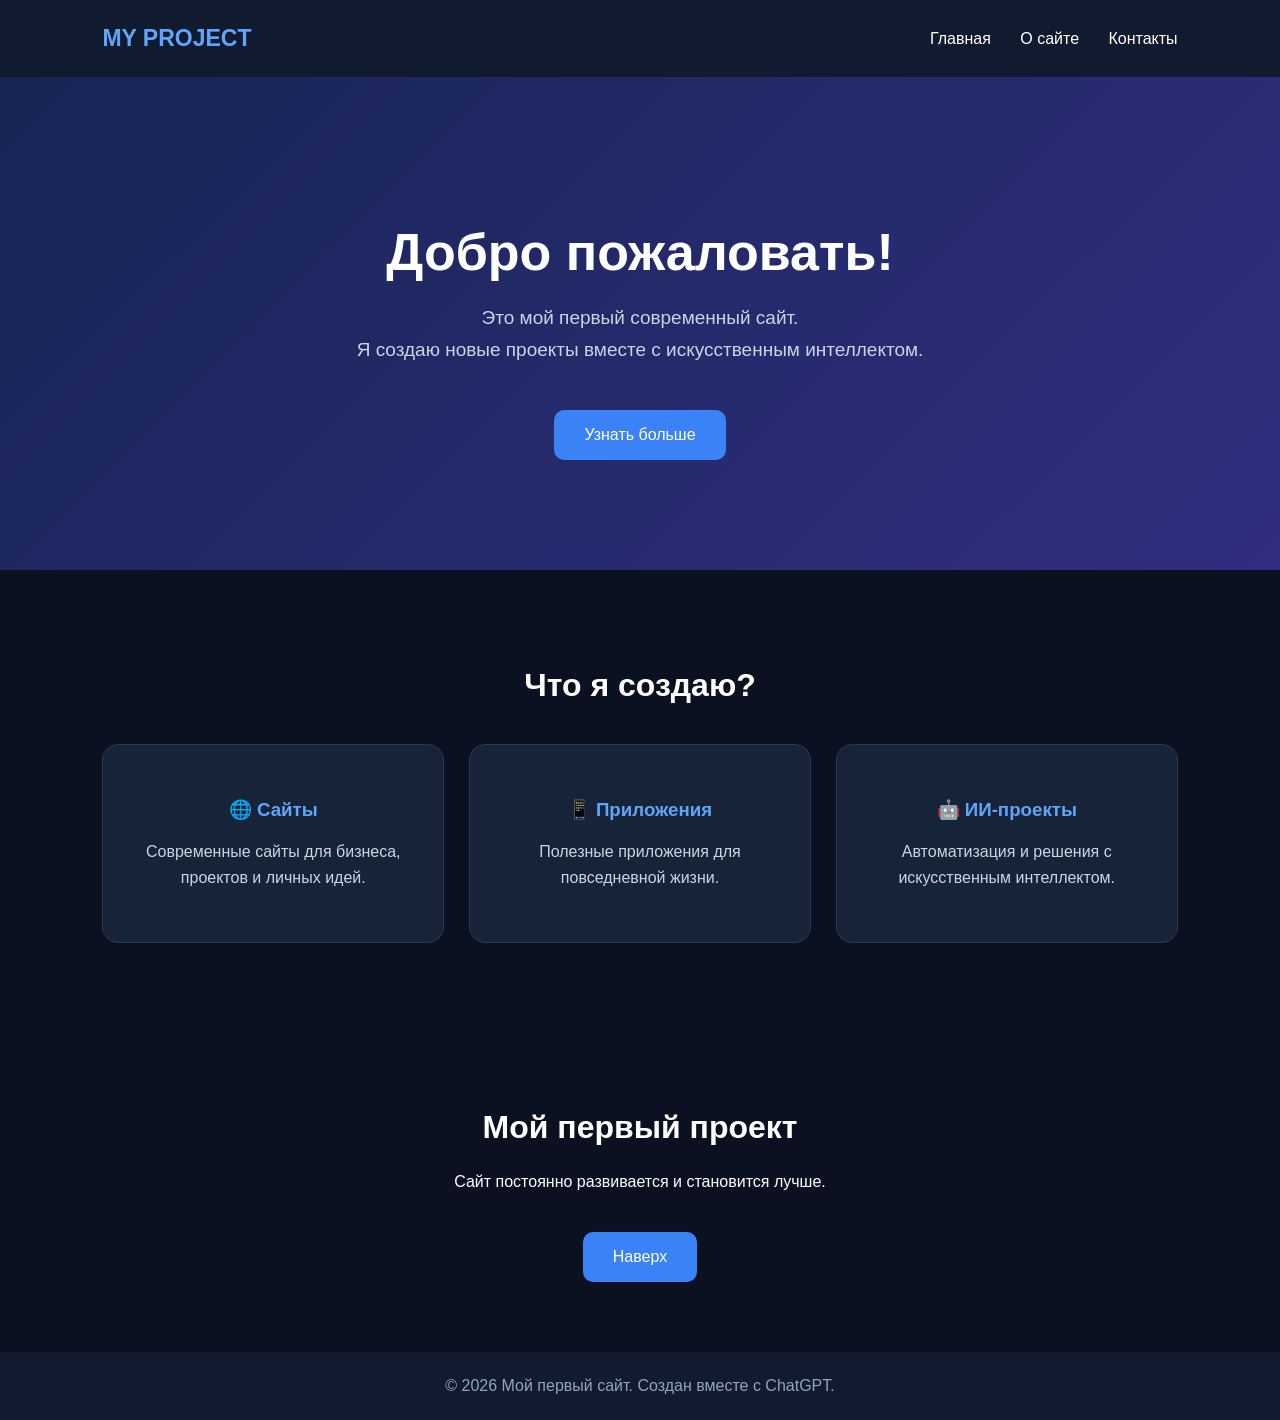
<file: index.html>
<!DOCTYPE html>
<html lang="ru">
<head>
<meta charset="UTF-8">
<meta name="viewport" content="width=device-width, initial-scale=1.0">

<title>Мой первый современный сайт</title>

<style>
* {
    box-sizing: border-box;
}

body {
    margin: 0;
    font-family: Arial, sans-serif;
    background: #0b1120;
    color: white;
}

header {
    display: flex;
    justify-content: space-between;
    align-items: center;
    padding: 25px 8%;
    background: #111b30;
}

.logo {
    font-size: 23px;
    font-weight: bold;
    color: #60a5fa;
}

nav a {
    color: white;
    text-decoration: none;
    margin-left: 25px;
}

nav a:hover {
    color: #60a5fa;
}

.hero {
    text-align: center;
    padding: 110px 20px;
    background: linear-gradient(135deg, #172554, #312e81);
}

.hero h1 {
    font-size: 52px;
    margin-bottom: 20px;
}

.hero p {
    color: #cbd5e1;
    font-size: 19px;
    line-height: 1.7;
}

.button {
    display: inline-block;
    margin-top: 25px;
    padding: 16px 30px;
    background: #3b82f6;
    color: white;
    text-decoration: none;
    border-radius: 10px;
    transition: 0.3s;
}

.button:hover {
    background: #2563eb;
    transform: translateY(-3px);
}

section {
    padding: 70px 8%;
    text-align: center;
}

section h2 {
    font-size: 32px;
}

.cards {
    display: grid;
    grid-template-columns: repeat(3, 1fr);
    gap: 25px;
    margin-top: 40px;
}

.card {
    background: #172338;
    padding: 35px 20px;
    border-radius: 16px;
    border: 1px solid #293955;
}

.card h3 {
    color: #60a5fa;
}

.card p {
    color: #cbd5e1;
    line-height: 1.6;
}

footer {
    background: #111b30;
    text-align: center;
    padding: 25px;
    color: #94a3b8;
}

@media (max-width: 700px) {
    header {
        flex-direction: column;
        gap: 20px;
    }

    nav a {
        margin: 0 8px;
        font-size: 14px;
    }

    .hero {
        padding: 75px 20px;
    }

    .hero h1 {
        font-size: 36px;
    }

    .cards {
        grid-template-columns: 1fr;
    }
}
</style>
</head>

<body>

<header>
    <div class="logo">MY PROJECT</div>

    <nav>
        <a href="#home">Главная</a>
        <a href="#about">О сайте</a>
        <a href="#contacts">Контакты</a>
    </nav>
</header>

<div class="hero" id="home">
    <h1>Добро пожаловать!</h1>

    <p>
        Это мой первый современный сайт.<br>
        Я создаю новые проекты вместе с искусственным интеллектом.
    </p>

    <a href="#about" class="button">
        Узнать больше
    </a>
</div>

<section id="about">
    <h2>Что я создаю?</h2>

    <div class="cards">

        <div class="card">
            <h3>🌐 Сайты</h3>
            <p>
                Современные сайты для бизнеса,
                проектов и личных идей.
            </p>
        </div>

        <div class="card">
            <h3>📱 Приложения</h3>
            <p>
                Полезные приложения
                для повседневной жизни.
            </p>
        </div>

        <div class="card">
            <h3>🤖 ИИ-проекты</h3>
            <p>
                Автоматизация и решения
                с искусственным интеллектом.
            </p>
        </div>

    </div>
</section>

<section id="contacts">
    <h2>Мой первый проект</h2>
    <p>Сайт постоянно развивается и становится лучше.</p>
    <a href="#home" class="button">Наверх</a>
</section>

<footer>
    © 2026 Мой первый сайт. Создан вместе с ChatGPT.
</footer>

</body>
</html>
</file>
